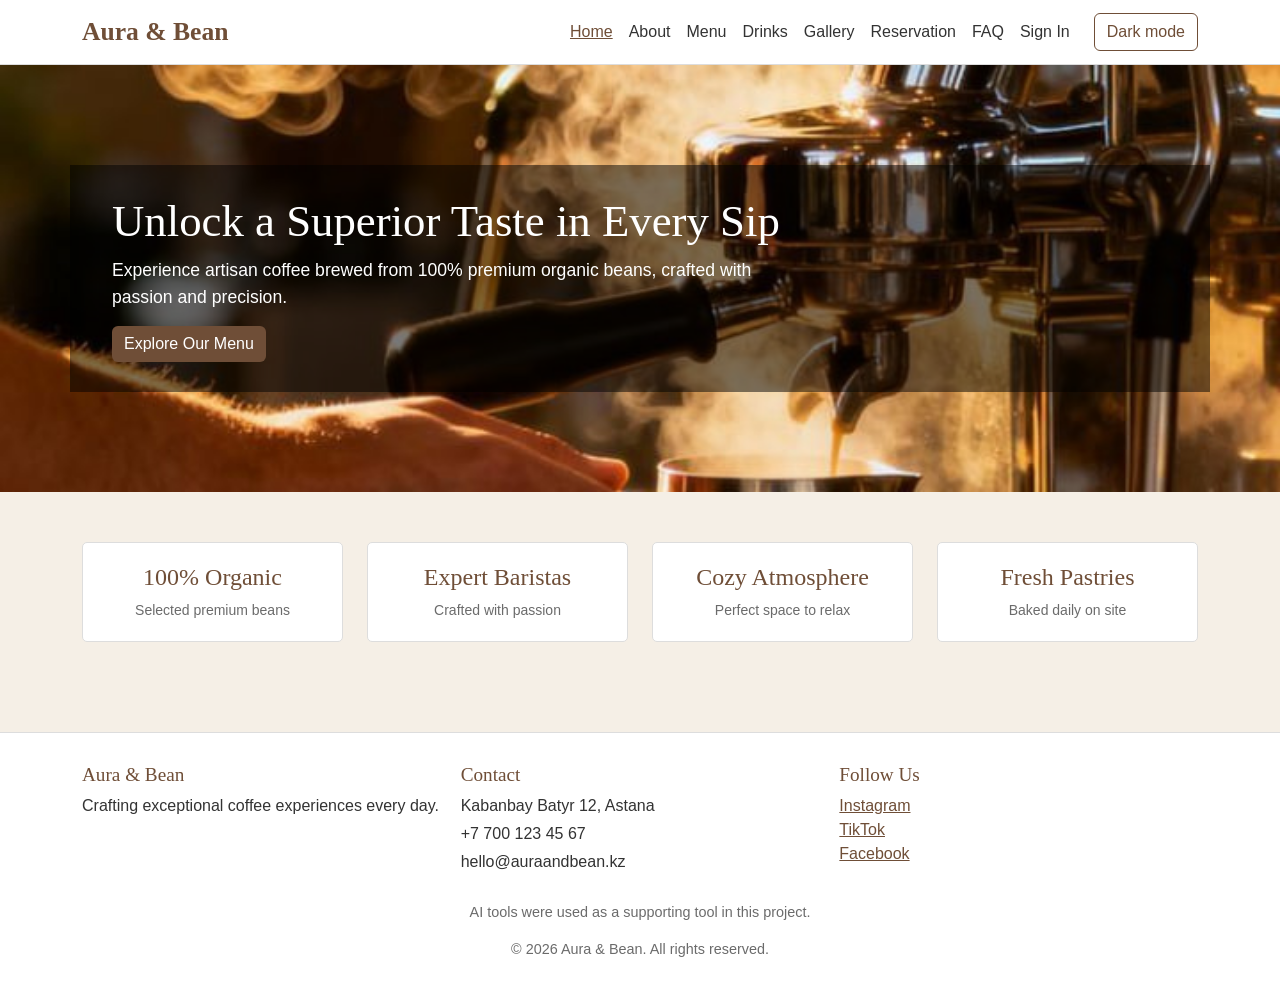
<file: index.html>
<!DOCTYPE html>
<html lang="en">
<head>
    <meta charset="UTF-8">
    <meta name="viewport" content="width=device-width, initial-scale=1.0">
    <title>Aura & Bean | Premium Coffee Studio</title>
    <link href="https://cdn.jsdelivr.net/npm/bootstrap@5.3.3/dist/css/bootstrap.min.css" rel="stylesheet">
    <link rel="stylesheet" href="css/style.css">
</head>
<body>

<header class="site-header">
    <nav class="navbar navbar-expand-lg navbar-dark">
        <div class="container">
            <a class="navbar-brand logo" href="index.html">Aura & Bean</a>
            <button class="navbar-toggler" type="button" data-bs-toggle="collapse" data-bs-target="#mainNav">
                <span class="navbar-toggler-icon"></span>
            </button>
            <div class="collapse navbar-collapse" id="mainNav">
                <ul class="navbar-nav ms-auto align-items-lg-center">
                    <li class="nav-item"><a class="nav-link active" href="index.html">Home</a></li>
                    <li class="nav-item"><a class="nav-link" href="about.html">About</a></li>
                    <li class="nav-item"><a class="nav-link" href="menu.html">Menu</a></li>
                    <li class="nav-item"><a class="nav-link" href="drinks.html">Drinks</a></li>
                    <li class="nav-item"><a class="nav-link" href="gallery.html">Gallery</a></li>
                    <li class="nav-item"><a class="nav-link" href="reservation.html">Reservation</a></li>
                    <li class="nav-item"><a class="nav-link" href="faq.html">FAQ</a></li>
                    <li class="nav-item"><a class="nav-link" href="signin.html">Sign In</a></li>
                </ul>
                <button id="themeBtn" class="btn theme-btn ms-lg-3">Dark mode</button>
            </div>
        </div>
    </nav>
</header>

<main>
    <section class="hero-section text-center text-lg-start">
        <div class="container">
            <div class="row align-items-center">
                <div class="col-lg-8">
                    <h1 class="hero-title">Unlock a Superior Taste in Every Sip</h1>
                    <p class="hero-subtitle">Experience artisan coffee brewed from 100% premium organic beans, crafted with passion and precision.</p>
                    <a href="menu.html" class="btn btn-custom">Explore Our Menu</a>
                </div>
            </div>
        </div>
    </section>

    <section class="features-section">
        <div class="container">
            <div class="row g-4 text-center">
                <div class="col-md-3">
                    <div class="features-card">
                        <h4 class="text-accent mb-2">100% Organic</h4>
                        <p class="small text-muted mb-0">Selected premium beans</p>
                    </div>
                </div>
                <div class="col-md-3">
                    <div class="features-card">
                        <h4 class="text-accent mb-2">Expert Baristas</h4>
                        <p class="small text-muted mb-0">Crafted with passion</p>
                    </div>
                </div>
                <div class="col-md-3">
                    <div class="features-card">
                        <h4 class="text-accent mb-2">Cozy Atmosphere</h4>
                        <p class="small text-muted mb-0">Perfect space to relax</p>
                    </div>
                </div>
                <div class="col-md-3">
                    <div class="features-card">
                        <h4 class="text-accent mb-2">Fresh Pastries</h4>
                        <p class="small text-muted mb-0">Baked daily on site</p>
                    </div>
                </div>
            </div>
        </div>
    </section>
</main>

<footer class="site-footer">
    <div class="container">
        <div class="footer-row">
            <div class="footer-col">
                <h3>Aura & Bean</h3>
                <p>Crafting exceptional coffee experiences every day.</p>
            </div>
            <div class="footer-col">
                <h4>Contact</h4>
                <p class="mb-1">Kabanbay Batyr 12, Astana</p>
                <p class="mb-1">+7 700 123 45 67</p>
                <p class="mb-0">hello@auraandbean.kz</p>
            </div>
            <div class="footer-col">
                <h4>Follow Us</h4>
                <ul class="social-links">
                    <li><a href="https://instagram.com" target="_blank">Instagram</a></li>
                    <li><a href="https://tiktok.com" target="_blank">TikTok</a></li>
                    <li><a href="https://facebook.com" target="_blank">Facebook</a></li>
                </ul>
            </div>
        </div>
        <p class="ai-note text-center">AI tools were used as a supporting tool in this project.</p>
        <p class="copyright text-center mb-0">© 2026 Aura & Bean. All rights reserved.</p>
    </div>
</footer>

<script src="https://code.jquery.com/jquery-3.7.1.min.js"></script>
<script src="https://cdn.jsdelivr.net/npm/bootstrap@5.3.3/dist/js/bootstrap.bundle.min.js"></script>
<script src="js/theme.js"></script>
</body>
</html>
</file>
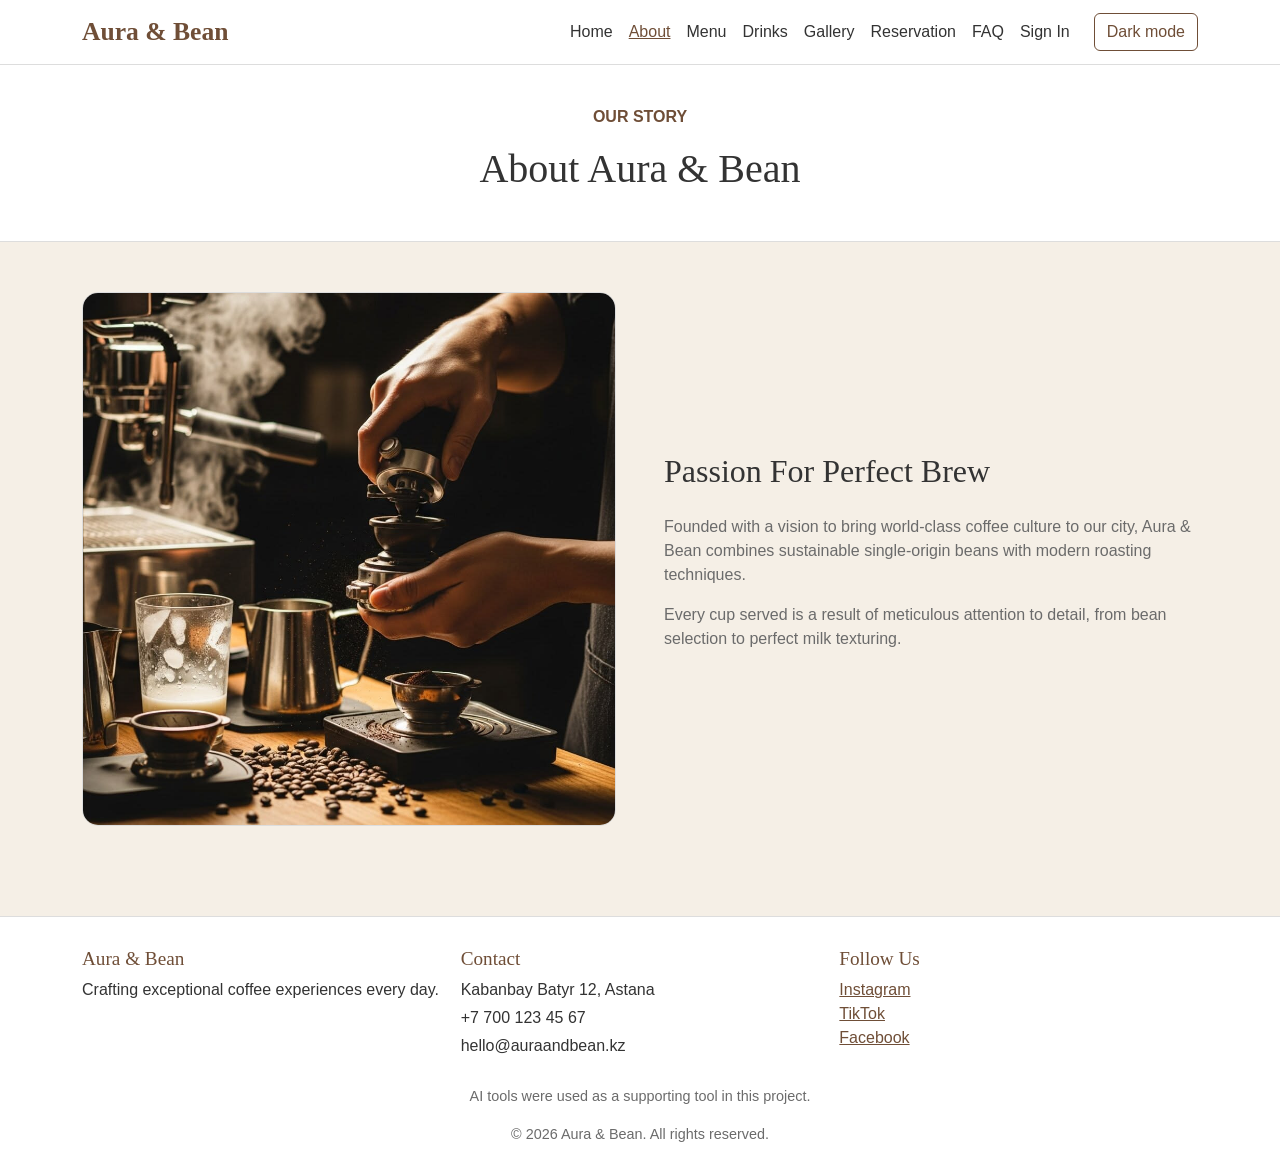
<file: about.html>
<!DOCTYPE html>
<html lang="en">
<head>
    <meta charset="UTF-8">
    <meta name="viewport" content="width=device-width, initial-scale=1.0">
    <title>About Us | Aura & Bean</title>
    <link href="https://cdn.jsdelivr.net/npm/bootstrap@5.3.3/dist/css/bootstrap.min.css" rel="stylesheet">
    <link rel="stylesheet" href="css/style.css">
</head>
<body>

<header class="site-header">
    <nav class="navbar navbar-expand-lg navbar-dark">
        <div class="container">
            <a class="navbar-brand logo" href="index.html">Aura & Bean</a>
            <button class="navbar-toggler" type="button" data-bs-toggle="collapse" data-bs-target="#mainNav">
                <span class="navbar-toggler-icon"></span>
            </button>
            <div class="collapse navbar-collapse" id="mainNav">
                <ul class="navbar-nav ms-auto align-items-lg-center">
                    <li class="nav-item"><a class="nav-link" href="index.html">Home</a></li>
                    <li class="nav-item"><a class="nav-link active" href="about.html">About</a></li>
                    <li class="nav-item"><a class="nav-link" href="menu.html">Menu</a></li>
                    <li class="nav-item"><a class="nav-link" href="drinks.html">Drinks</a></li>
                    <li class="nav-item"><a class="nav-link" href="gallery.html">Gallery</a></li>
                    <li class="nav-item"><a class="nav-link" href="reservation.html">Reservation</a></li>
                    <li class="nav-item"><a class="nav-link" href="faq.html">FAQ</a></li>
                    <li class="nav-item"><a class="nav-link" href="signin.html">Sign In</a></li>
                </ul>
                <button id="themeBtn" class="btn theme-btn ms-lg-3">Dark mode</button>
            </div>
        </div>
    </nav>
</header>

<main>
    <section class="page-banner">
        <div class="container text-center">
            <p class="subtitle">OUR STORY</p>
            <h1>About Aura & Bean</h1>
        </div>
    </section>

    <section class="about-section">
        <div class="container">
            <div class="row align-items-center g-5">
                <div class="col-lg-6">
                    <img src="images/about-barista.jpg" alt="Barista preparing coffee" class="img-fluid rounded-4 border border-color" loading="lazy">
                </div>
                <div class="col-lg-6">
                    <h2 class="mb-4">Passion For Perfect Brew</h2>
                    <p class="text-muted">Founded with a vision to bring world-class coffee culture to our city, Aura & Bean combines sustainable single-origin beans with modern roasting techniques.</p>
                    <p class="text-muted">Every cup served is a result of meticulous attention to detail, from bean selection to perfect milk texturing.</p>
                </div>
            </div>
        </div>
    </section>
</main>

<footer class="site-footer">
    <div class="container">
        <div class="footer-row">
            <div class="footer-col">
                <h3>Aura & Bean</h3>
                <p>Crafting exceptional coffee experiences every day.</p>
            </div>
            <div class="footer-col">
                <h4>Contact</h4>
                <p class="mb-1">Kabanbay Batyr 12, Astana</p>
                <p class="mb-1">+7 700 123 45 67</p>
                <p class="mb-0">hello@auraandbean.kz</p>
            </div>
            <div class="footer-col">
                <h4>Follow Us</h4>
                <ul class="social-links">
                    <li><a href="https://instagram.com" target="_blank">Instagram</a></li>
                    <li><a href="https://tiktok.com" target="_blank">TikTok</a></li>
                    <li><a href="https://facebook.com" target="_blank">Facebook</a></li>
                </ul>
            </div>
        </div>
        <p class="ai-note text-center">AI tools were used as a supporting tool in this project.</p>
        <p class="copyright text-center mb-0">© 2026 Aura & Bean. All rights reserved.</p>
    </div>
</footer>

<script src="https://code.jquery.com/jquery-3.7.1.min.js"></script>
<script src="https://cdn.jsdelivr.net/npm/bootstrap@5.3.3/dist/js/bootstrap.bundle.min.js"></script>
<script src="js/theme.js"></script>
</body>
</html>
</file>
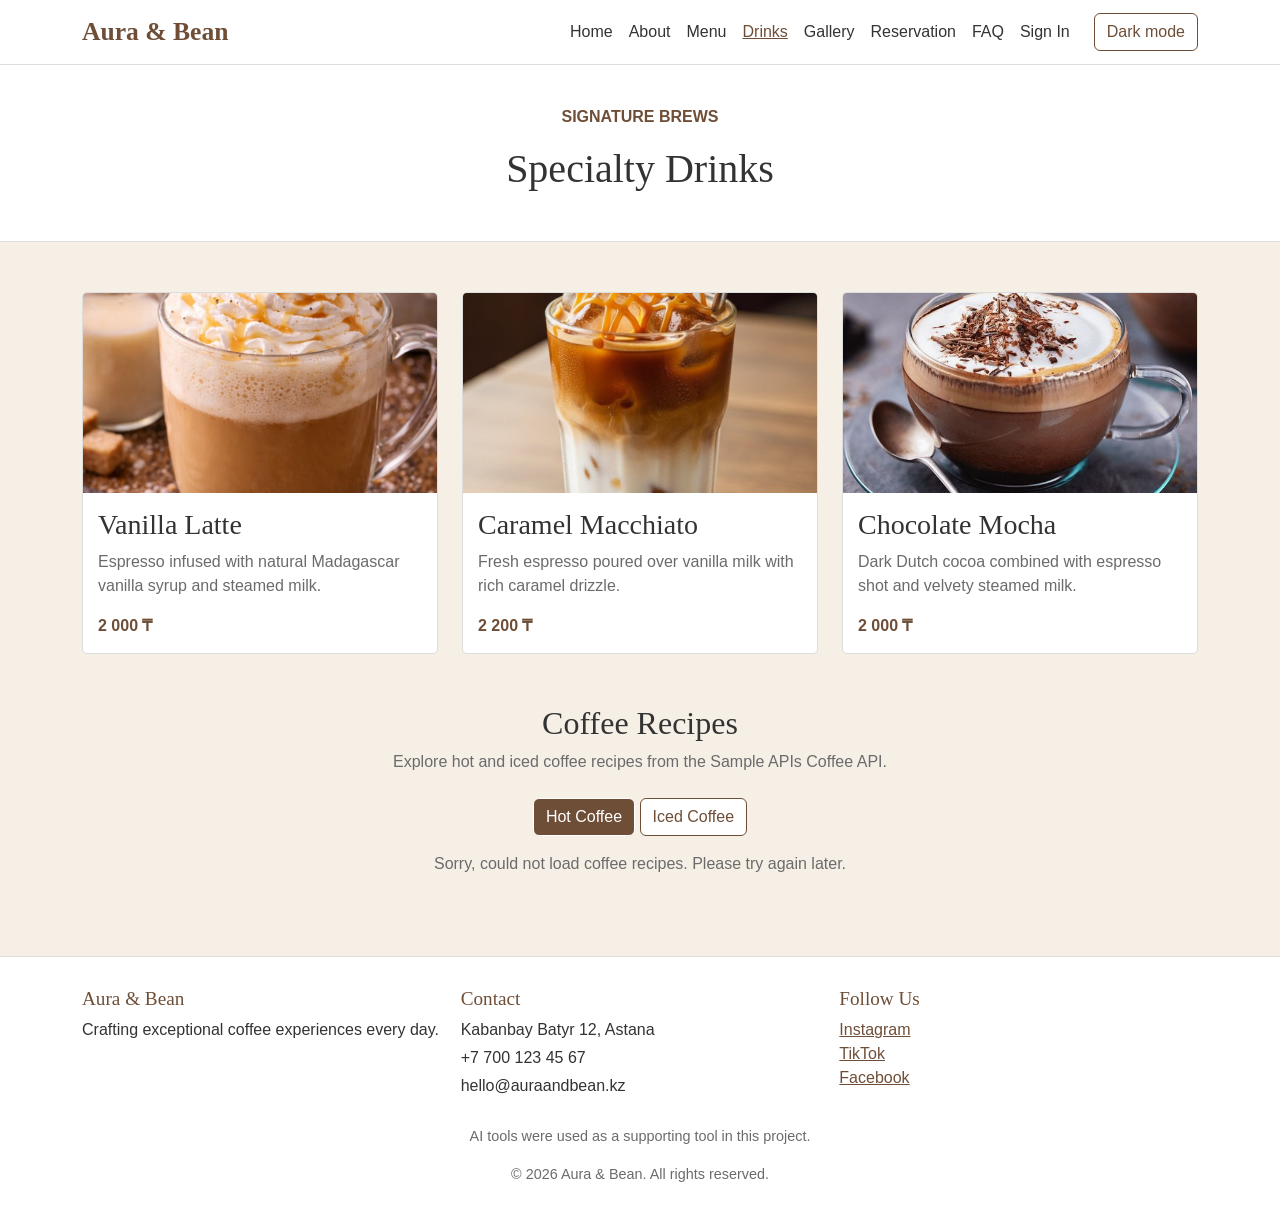
<file: drinks.html>
<!DOCTYPE html>
<html lang="en">
<head>
    <meta charset="UTF-8">
    <meta name="viewport" content="width=device-width, initial-scale=1.0">
    <title>Specialty Drinks | Aura & Bean</title>
    <link href="https://cdn.jsdelivr.net/npm/bootstrap@5.3.3/dist/css/bootstrap.min.css" rel="stylesheet">
    <link rel="stylesheet" href="css/style.css">
</head>
<body>

<header class="site-header">
    <nav class="navbar navbar-expand-lg navbar-dark">
        <div class="container">
            <a class="navbar-brand logo" href="index.html">Aura & Bean</a>
            <button class="navbar-toggler" type="button" data-bs-toggle="collapse" data-bs-target="#mainNav">
                <span class="navbar-toggler-icon"></span>
            </button>
            <div class="collapse navbar-collapse" id="mainNav">
                <ul class="navbar-nav ms-auto align-items-lg-center">
                    <li class="nav-item"><a class="nav-link" href="index.html">Home</a></li>
                    <li class="nav-item"><a class="nav-link" href="about.html">About</a></li>
                    <li class="nav-item"><a class="nav-link" href="menu.html">Menu</a></li>
                    <li class="nav-item"><a class="nav-link active" href="drinks.html">Drinks</a></li>
                    <li class="nav-item"><a class="nav-link" href="gallery.html">Gallery</a></li>
                    <li class="nav-item"><a class="nav-link" href="reservation.html">Reservation</a></li>
                    <li class="nav-item"><a class="nav-link" href="faq.html">FAQ</a></li>
                    <li class="nav-item"><a class="nav-link" href="signin.html">Sign In</a></li>
                </ul>
                <button id="themeBtn" class="btn theme-btn ms-lg-3">Dark mode</button>
            </div>
        </div>
    </nav>
</header>

<main>
    <section class="page-banner">
        <div class="container text-center">
            <p class="subtitle">SIGNATURE BREWS</p>
            <h1>Specialty Drinks</h1>
        </div>
    </section>

    <section class="menu-section">
        <div class="container">
            <div class="row g-4">
                <div class="col-md-6 col-lg-4">
                    <div class="product-card">
                        <img src="images/vanilla-latte.jpg" alt="Vanilla Latte" loading="lazy">
                        <div class="product-content">
                            <h3>Vanilla Latte</h3>
                            <p>Espresso infused with natural Madagascar vanilla syrup and steamed milk.</p>
                            <span class="price">2 000 ₸</span>
                        </div>
                    </div>
                </div>
                <div class="col-md-6 col-lg-4">
                    <div class="product-card">
                        <img src="images/caramel-macchiato.jpg" alt="Caramel Macchiato" loading="lazy">
                        <div class="product-content">
                            <h3>Caramel Macchiato</h3>
                            <p>Fresh espresso poured over vanilla milk with rich caramel drizzle.</p>
                            <span class="price">2 200 ₸</span>
                        </div>
                    </div>
                </div>
                <div class="col-md-6 col-lg-4">
                    <div class="product-card">
                        <img src="images/mocha.jpg" alt="Chocolate Mocha" loading="lazy">
                        <div class="product-content">
                            <h3>Chocolate Mocha</h3>
                            <p>Dark Dutch cocoa combined with espresso shot and velvety steamed milk.</p>
                            <span class="price">2 000 ₸</span>
                        </div>
                    </div>
                </div>
            </div>
        </div>
    </section>
    <section class="api-section pb-5">
        <div class="container">
            <h2 class="text-center mb-2">Coffee Recipes</h2>
            <p class="text-center text-muted mb-4">Explore hot and iced coffee recipes from the Sample APIs Coffee API.</p>

            <div class="text-center mb-3">
                <button id="hotBtn" class="btn api-btn active">Hot Coffee</button>
                <button id="icedBtn" class="btn api-btn">Iced Coffee</button>
            </div>

            <p id="apiStatus" class="text-center text-muted"></p>

            <div id="coffeeList" class="row g-4"></div>
        </div>
    </section>
</main>

<footer class="site-footer">
    <div class="container">
        <div class="footer-row">
            <div class="footer-col">
                <h3>Aura & Bean</h3>
                <p>Crafting exceptional coffee experiences every day.</p>
            </div>
            <div class="footer-col">
                <h4>Contact</h4>
                <p class="mb-1">Kabanbay Batyr 12, Astana</p>
                <p class="mb-1">+7 700 123 45 67</p>
                <p class="mb-0">hello@auraandbean.kz</p>
            </div>
            <div class="footer-col">
                <h4>Follow Us</h4>
                <ul class="social-links">
                    <li><a href="https://instagram.com" target="_blank">Instagram</a></li>
                    <li><a href="https://tiktok.com" target="_blank">TikTok</a></li>
                    <li><a href="https://facebook.com" target="_blank">Facebook</a></li>
                </ul>
            </div>
        </div>
        <p class="ai-note text-center">AI tools were used as a supporting tool in this project.</p>
        <p class="copyright text-center mb-0">© 2026 Aura & Bean. All rights reserved.</p>
    </div>
</footer>

<script src="https://code.jquery.com/jquery-3.7.1.min.js"></script>
<script src="https://cdn.jsdelivr.net/npm/bootstrap@5.3.3/dist/js/bootstrap.bundle.min.js"></script>
<script src="js/theme.js"></script>
<script src="js/api.js"></script>
</body>
</html>
</file>
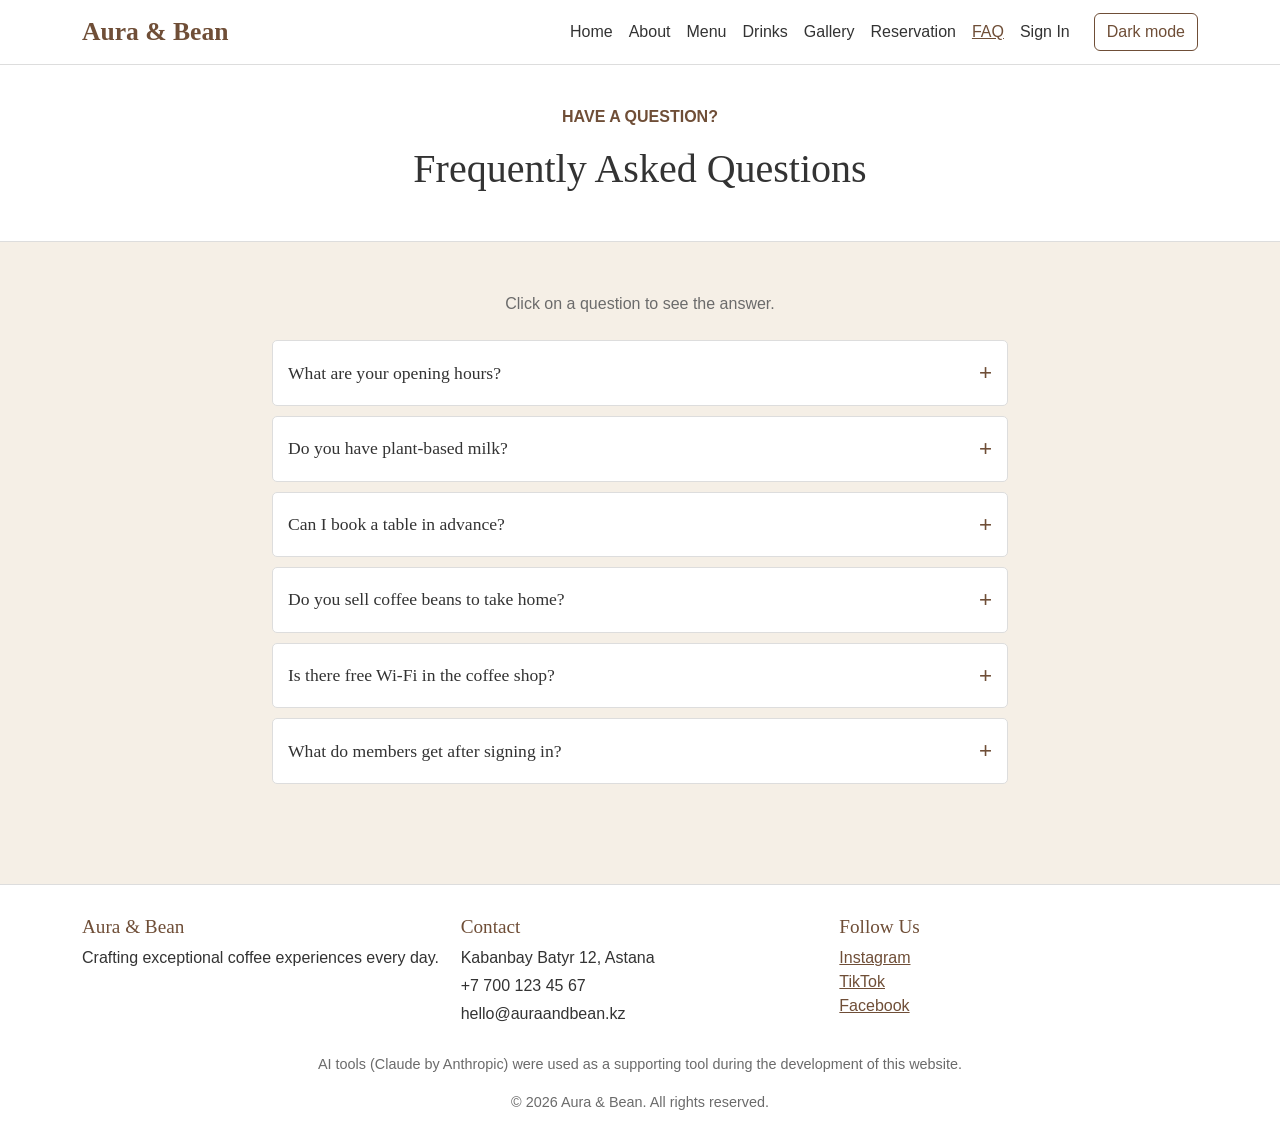
<file: faq.html>
<!DOCTYPE html>
<html lang="en">
<head>
    <meta charset="UTF-8">
    <meta name="viewport" content="width=device-width, initial-scale=1.0">
    <title>FAQ | Aura & Bean</title>
    <link href="https://cdn.jsdelivr.net/npm/bootstrap@5.3.3/dist/css/bootstrap.min.css" rel="stylesheet">
    <link rel="stylesheet" href="css/style.css">
</head>
<body>

<header class="site-header">
    <nav class="navbar navbar-expand-lg navbar-dark">
        <div class="container">
            <a class="navbar-brand logo" href="index.html">Aura & Bean</a>
            <button class="navbar-toggler" type="button" data-bs-toggle="collapse" data-bs-target="#mainNav">
                <span class="navbar-toggler-icon"></span>
            </button>
            <div class="collapse navbar-collapse" id="mainNav">
                <ul class="navbar-nav ms-auto align-items-lg-center">
                    <li class="nav-item"><a class="nav-link" href="index.html">Home</a></li>
                    <li class="nav-item"><a class="nav-link" href="about.html">About</a></li>
                    <li class="nav-item"><a class="nav-link" href="menu.html">Menu</a></li>
                    <li class="nav-item"><a class="nav-link" href="drinks.html">Drinks</a></li>
                    <li class="nav-item"><a class="nav-link" href="gallery.html">Gallery</a></li>
                    <li class="nav-item"><a class="nav-link" href="reservation.html">Reservation</a></li>
                    <li class="nav-item"><a class="nav-link active" href="faq.html">FAQ</a></li>
                    <li class="nav-item"><a class="nav-link" href="signin.html">Sign In</a></li>
                </ul>
                <button id="themeBtn" class="btn theme-btn ms-lg-3">Dark mode</button>
            </div>
        </div>
    </nav>
</header>

<main>
    <section class="page-banner">
        <div class="container text-center">
            <p class="subtitle">HAVE A QUESTION?</p>
            <h1>Frequently Asked Questions</h1>
        </div>
    </section>

    <section class="faq-section">
        <div class="container">
            <div class="row justify-content-center">
                <div class="col-lg-8">
                    <p class="text-center text-muted mb-4">Click on a question to see the answer.</p>
                    <div class="faq-item">
                        <div class="faq-question">
                            <h3>What are your opening hours?</h3>
                            <span class="faq-sign">+</span>
                        </div>
                        <div class="faq-answer">
                            <p>We are open every day from 8:00 to 22:00, including weekends and holidays.</p>
                        </div>
                    </div>
                    <div class="faq-item">
                        <div class="faq-question">
                            <h3>Do you have plant-based milk?</h3>
                            <span class="faq-sign">+</span>
                        </div>
                        <div class="faq-answer">
                            <p>Yes, we have oat, almond and coconut milk. You can choose any of them for no extra cost.</p>
                        </div>
                    </div>
                    <div class="faq-item">
                        <div class="faq-question">
                            <h3>Can I book a table in advance?</h3>
                            <span class="faq-sign">+</span>
                        </div>
                        <div class="faq-answer">
                            <p>Yes, you can book a table on our Reservation page. We will confirm your booking by email.</p>
                        </div>
                    </div>
                    <div class="faq-item">
                        <div class="faq-question">
                            <h3>Do you sell coffee beans to take home?</h3>
                            <span class="faq-sign">+</span>
                        </div>
                        <div class="faq-answer">
                            <p>Yes, we sell freshly roasted coffee beans in 250 g and 1 kg packs. We can also grind them for you.</p>
                        </div>
                    </div>
                    <div class="faq-item">
                        <div class="faq-question">
                            <h3>Is there free Wi-Fi in the coffee shop?</h3>
                            <span class="faq-sign">+</span>
                        </div>
                        <div class="faq-answer">
                            <p>Yes, we have free Wi-Fi for all our guests. Ask the barista for the password.</p>
                        </div>
                    </div>
                    <div class="faq-item">
                        <div class="faq-question">
                            <h3>What do members get after signing in?</h3>
                            <span class="faq-sign">+</span>
                        </div>
                        <div class="faq-answer">
                            <p>Members get every 10th coffee for free and special offers on new drinks.</p>
                        </div>
                    </div>
                </div>
            </div>
        </div>
    </section>
</main>

<footer class="site-footer">
    <div class="container">
        <div class="footer-row">
            <div class="footer-col">
                <h3>Aura & Bean</h3>
                <p>Crafting exceptional coffee experiences every day.</p>
            </div>
            <div class="footer-col">
                <h4>Contact</h4>
                <p class="mb-1">Kabanbay Batyr 12, Astana</p>
                <p class="mb-1">+7 700 123 45 67</p>
                <p class="mb-0">hello@auraandbean.kz</p>
            </div>
            <div class="footer-col">
                <h4>Follow Us</h4>
                <ul class="social-links">
                    <li><a href="https://instagram.com" target="_blank">Instagram</a></li>
                    <li><a href="https://tiktok.com" target="_blank">TikTok</a></li>
                    <li><a href="https://facebook.com" target="_blank">Facebook</a></li>
                </ul>
            </div>
        </div>
        <p class="ai-note text-center">AI tools (Claude by Anthropic) were used as a supporting tool during the development of this website.</p>
        <p class="copyright text-center mb-0">© 2026 Aura & Bean. All rights reserved.</p>
    </div>
</footer>

<script src="https://code.jquery.com/jquery-3.7.1.min.js"></script>
<script src="https://cdn.jsdelivr.net/npm/bootstrap@5.3.3/dist/js/bootstrap.bundle.min.js"></script>
<script src="js/theme.js"></script>
<script src="js/faq.js"></script>
</body>
</html>
</file>
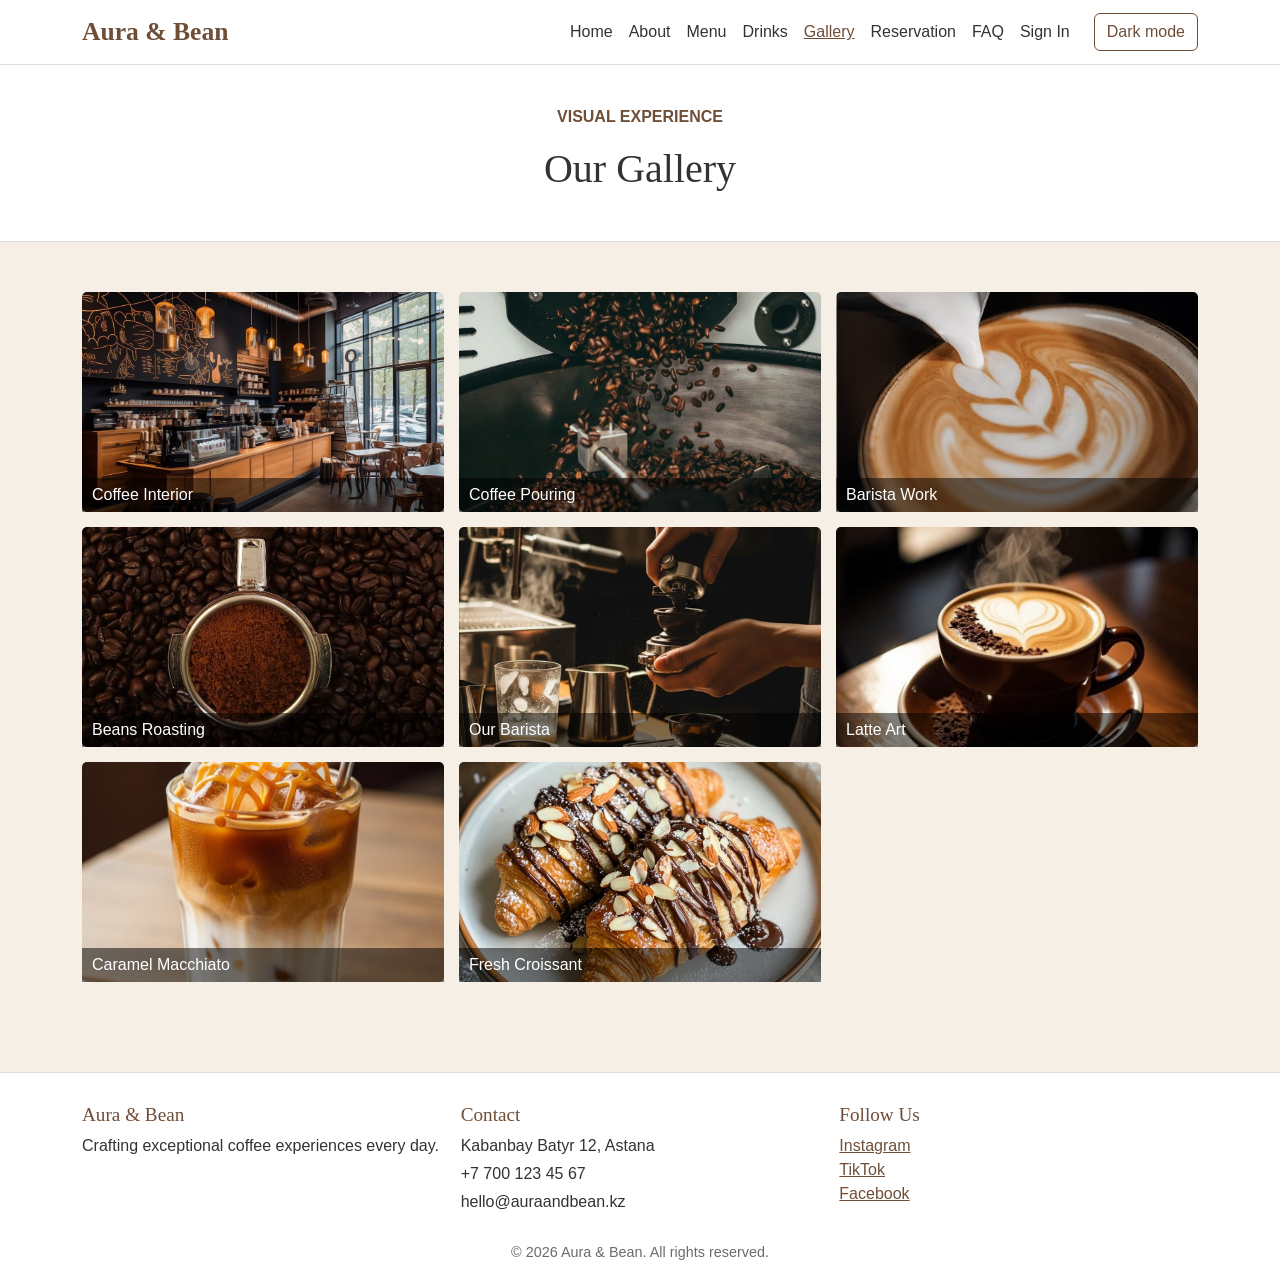
<file: gallery.html>
<!DOCTYPE html>
<html lang="en">
<head>
    <meta charset="UTF-8">
    <meta name="viewport" content="width=device-width, initial-scale=1.0">
    <title>Gallery | Aura & Bean</title>
    <link href="https://cdn.jsdelivr.net/npm/bootstrap@5.3.3/dist/css/bootstrap.min.css" rel="stylesheet">
    <link rel="stylesheet" href="css/style.css">
</head>
<body>

<header class="site-header">
    <nav class="navbar navbar-expand-lg navbar-dark">
        <div class="container">
            <a class="navbar-brand logo" href="index.html">Aura & Bean</a>
            <button class="navbar-toggler" type="button" data-bs-toggle="collapse" data-bs-target="#mainNav">
                <span class="navbar-toggler-icon"></span>
            </button>
            <div class="collapse navbar-collapse" id="mainNav">
                <ul class="navbar-nav ms-auto align-items-lg-center">
                    <li class="nav-item"><a class="nav-link" href="index.html">Home</a></li>
                    <li class="nav-item"><a class="nav-link" href="about.html">About</a></li>
                    <li class="nav-item"><a class="nav-link" href="menu.html">Menu</a></li>
                    <li class="nav-item"><a class="nav-link" href="drinks.html">Drinks</a></li>
                    <li class="nav-item"><a class="nav-link active" href="gallery.html">Gallery</a></li>
                    <li class="nav-item"><a class="nav-link" href="reservation.html">Reservation</a></li>
                    <li class="nav-item"><a class="nav-link" href="faq.html">FAQ</a></li>
                    <li class="nav-item"><a class="nav-link" href="signin.html">Sign In</a></li>
                </ul>
                <button id="themeBtn" class="btn theme-btn ms-lg-3">Dark mode</button>
            </div>
        </div>
    </nav>
</header>

<main>
    <section class="page-banner">
        <div class="container text-center">
            <p class="subtitle">VISUAL EXPERIENCE</p>
            <h1>Our Gallery</h1>
        </div>
    </section>

    <section class="gallery-section">
        <div class="container">
            <div class="gallery-grid">
                <div class="gallery-item">
                    <img src="images/gallery1.jpg" alt="Coffee Interior" loading="lazy">
                    <span class="gallery-caption">Coffee Interior</span>
                </div>
                <div class="gallery-item">
                    <img src="images/gallery2.jpg" alt="Coffee Pouring" loading="lazy">
                    <span class="gallery-caption">Coffee Pouring</span>
                </div>
                <div class="gallery-item">
                    <img src="images/gallery3.jpg" alt="Barista Work" loading="lazy">
                    <span class="gallery-caption">Barista Work</span>
                </div>
                <div class="gallery-item">
                    <img src="images/gallery4.jpg" alt="Beans Roasting" loading="lazy">
                    <span class="gallery-caption">Beans Roasting</span>
                </div>
                <div class="gallery-item">
                    <img src="images/about-barista.jpg" alt="Our Barista" loading="lazy">
                    <span class="gallery-caption">Our Barista</span>
                </div>
                <div class="gallery-item">
                    <img src="images/latte.jpg" alt="Latte Art" loading="lazy">
                    <span class="gallery-caption">Latte Art</span>
                </div>
                <div class="gallery-item">
                    <img src="images/caramel-macchiato.jpg" alt="Caramel Macchiato" loading="lazy">
                    <span class="gallery-caption">Caramel Macchiato</span>
                </div>
                <div class="gallery-item">
                    <img src="images/croissant.jpg" alt="Fresh Croissant" loading="lazy">
                    <span class="gallery-caption">Fresh Croissant</span>
                </div>
            </div>
        </div>
    </section>

</main>

<footer class="site-footer">
    <div class="container">
        <div class="footer-row">
            <div class="footer-col">
                <h3>Aura & Bean</h3>
                <p>Crafting exceptional coffee experiences every day.</p>
            </div>
            <div class="footer-col">
                <h4>Contact</h4>
                <p class="mb-1">Kabanbay Batyr 12, Astana</p>
                <p class="mb-1">+7 700 123 45 67</p>
                <p class="mb-0">hello@auraandbean.kz</p>
            </div>
            <div class="footer-col">
                <h4>Follow Us</h4>
                <ul class="social-links">
                    <li><a href="https://instagram.com" target="_blank">Instagram</a></li>
                    <li><a href="https://tiktok.com" target="_blank">TikTok</a></li>
                    <li><a href="https://facebook.com" target="_blank">Facebook</a></li>
                </ul>
            </div>
        </div>
        <p class="copyright text-center mb-0">© 2026 Aura & Bean. All rights reserved.</p>
    </div>
</footer>

<script src="https://code.jquery.com/jquery-3.7.1.min.js"></script>
<script src="https://cdn.jsdelivr.net/npm/bootstrap@5.3.3/dist/js/bootstrap.bundle.min.js"></script>
<script src="js/theme.js"></script>
</body>
</html>
</file>
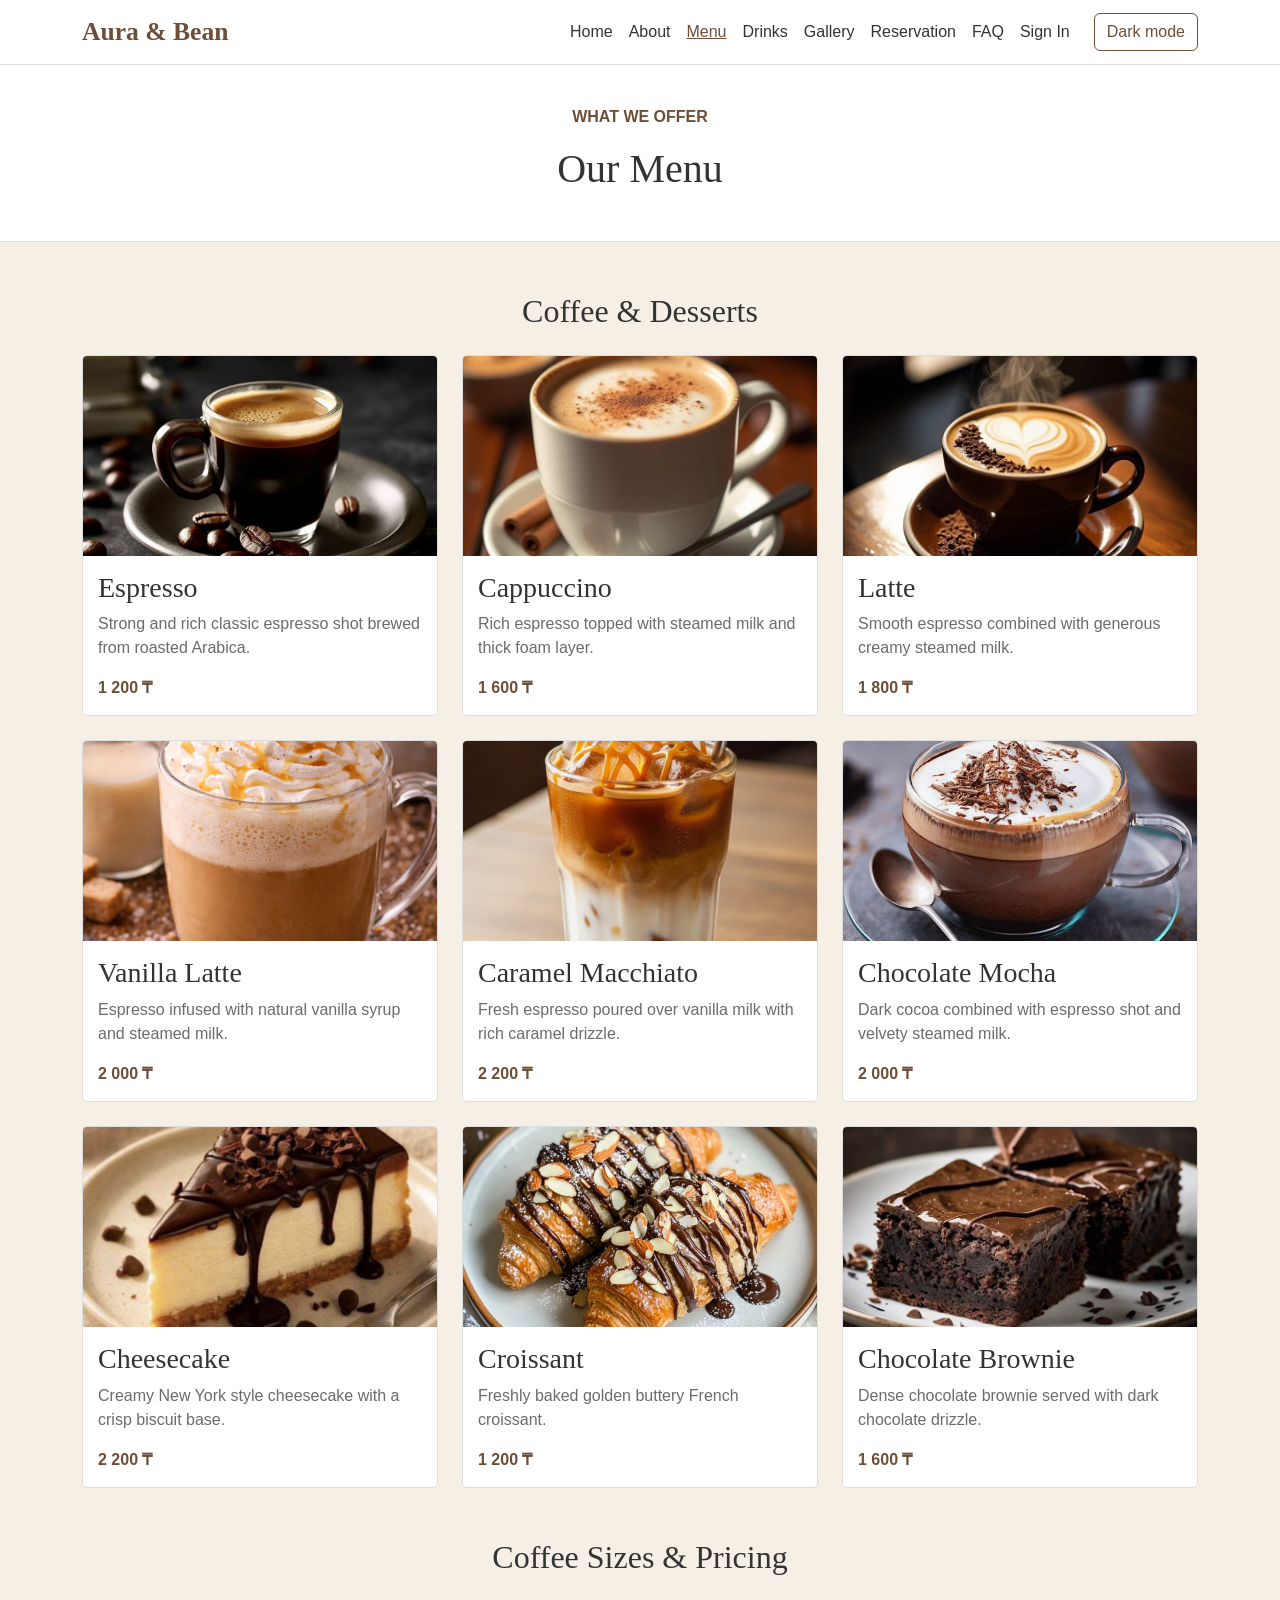
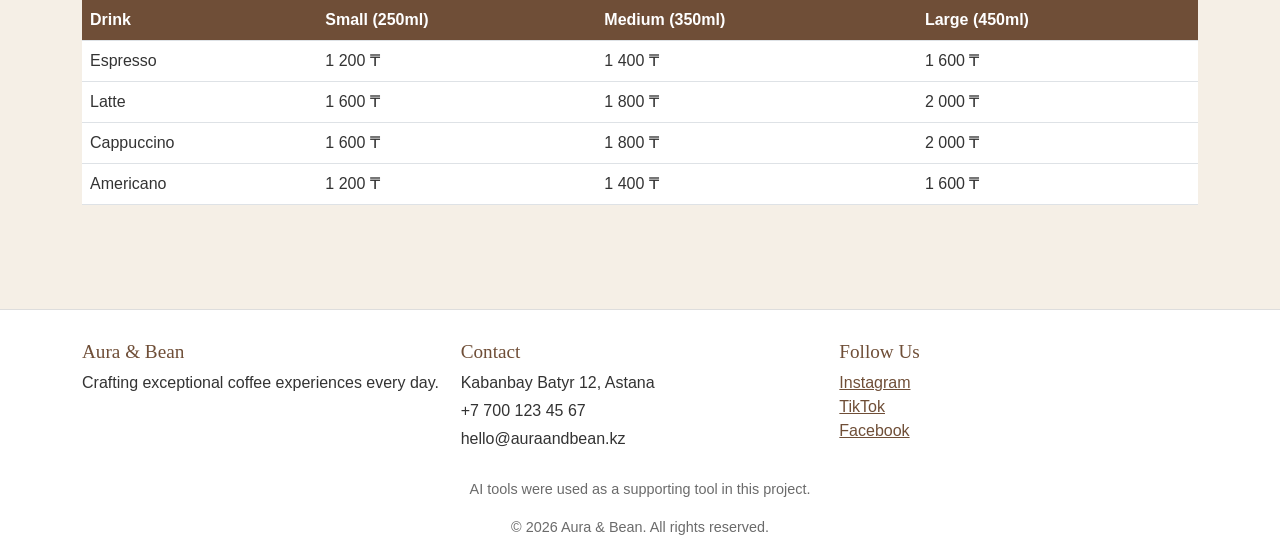
<file: menu.html>
<!DOCTYPE html>
<html lang="en">
<head>
    <meta charset="UTF-8">
    <meta name="viewport" content="width=device-width, initial-scale=1.0">
    <title>Menu | Aura & Bean</title>
    <link href="https://cdn.jsdelivr.net/npm/bootstrap@5.3.3/dist/css/bootstrap.min.css" rel="stylesheet">
    <link rel="stylesheet" href="css/style.css">
</head>
<body>

<header class="site-header">
    <nav class="navbar navbar-expand-lg navbar-dark">
        <div class="container">
            <a class="navbar-brand logo" href="index.html">Aura & Bean</a>
            <button class="navbar-toggler" type="button" data-bs-toggle="collapse" data-bs-target="#mainNav">
                <span class="navbar-toggler-icon"></span>
            </button>
            <div class="collapse navbar-collapse" id="mainNav">
                <ul class="navbar-nav ms-auto align-items-lg-center">
                    <li class="nav-item"><a class="nav-link" href="index.html">Home</a></li>
                    <li class="nav-item"><a class="nav-link" href="about.html">About</a></li>
                    <li class="nav-item"><a class="nav-link active" href="menu.html">Menu</a></li>
                    <li class="nav-item"><a class="nav-link" href="drinks.html">Drinks</a></li>
                    <li class="nav-item"><a class="nav-link" href="gallery.html">Gallery</a></li>
                    <li class="nav-item"><a class="nav-link" href="reservation.html">Reservation</a></li>
                    <li class="nav-item"><a class="nav-link" href="faq.html">FAQ</a></li>
                    <li class="nav-item"><a class="nav-link" href="signin.html">Sign In</a></li>
                </ul>
                <button id="themeBtn" class="btn theme-btn ms-lg-3">Dark mode</button>
            </div>
        </div>
    </nav>
</header>

<main>
    <section class="page-banner">
        <div class="container text-center">
            <p class="subtitle">WHAT WE OFFER</p>
            <h1>Our Menu</h1>
        </div>
    </section>

    <section class="menu-section">
        <div class="container">
            <h2 class="text-center mb-4">Coffee & Desserts</h2>

            <div class="row g-4">
                <div class="col-md-6 col-lg-4">
                    <div class="product-card">
                        <img src="images/espresso.jpg" alt="Espresso" loading="lazy">
                        <div class="product-content">
                            <h3>Espresso</h3>
                            <p>Strong and rich classic espresso shot brewed from roasted Arabica.</p>
                            <span class="price">1 200 ₸</span>
                        </div>
                    </div>
                </div>
                <div class="col-md-6 col-lg-4">
                    <div class="product-card">
                        <img src="images/cappuccino.jpg" alt="Cappuccino" loading="lazy">
                        <div class="product-content">
                            <h3>Cappuccino</h3>
                            <p>Rich espresso topped with steamed milk and thick foam layer.</p>
                            <span class="price">1 600 ₸</span>
                        </div>
                    </div>
                </div>
                <div class="col-md-6 col-lg-4">
                    <div class="product-card">
                        <img src="images/latte.jpg" alt="Latte" loading="lazy">
                        <div class="product-content">
                            <h3>Latte</h3>
                            <p>Smooth espresso combined with generous creamy steamed milk.</p>
                            <span class="price">1 800 ₸</span>
                        </div>
                    </div>
                </div>
                <div class="col-md-6 col-lg-4">
                    <div class="product-card">
                        <img src="images/vanilla-latte.jpg" alt="Vanilla Latte" loading="lazy">
                        <div class="product-content">
                            <h3>Vanilla Latte</h3>
                            <p>Espresso infused with natural vanilla syrup and steamed milk.</p>
                            <span class="price">2 000 ₸</span>
                        </div>
                    </div>
                </div>
                <div class="col-md-6 col-lg-4">
                    <div class="product-card">
                        <img src="images/caramel-macchiato.jpg" alt="Caramel Macchiato" loading="lazy">
                        <div class="product-content">
                            <h3>Caramel Macchiato</h3>
                            <p>Fresh espresso poured over vanilla milk with rich caramel drizzle.</p>
                            <span class="price">2 200 ₸</span>
                        </div>
                    </div>
                </div>
                <div class="col-md-6 col-lg-4">
                    <div class="product-card">
                        <img src="images/mocha.jpg" alt="Chocolate Mocha" loading="lazy">
                        <div class="product-content">
                            <h3>Chocolate Mocha</h3>
                            <p>Dark cocoa combined with espresso shot and velvety steamed milk.</p>
                            <span class="price">2 000 ₸</span>
                        </div>
                    </div>
                </div>
                <div class="col-md-6 col-lg-4">
                    <div class="product-card">
                        <img src="images/cheesecake.jpg" alt="Cheesecake" loading="lazy">
                        <div class="product-content">
                            <h3>Cheesecake</h3>
                            <p>Creamy New York style cheesecake with a crisp biscuit base.</p>                            <span class="price">2 200 ₸</span>
                        </div>
                    </div>
                </div>
                <div class="col-md-6 col-lg-4">
                    <div class="product-card">
                        <img src="images/croissant.jpg" alt="Croissant" loading="lazy">
                        <div class="product-content">
                            <h3>Croissant</h3>
                            <p>Freshly baked golden buttery French croissant.</p>
                            <span class="price">1 200 ₸</span>
                        </div>
                    </div>
                </div>
                <div class="col-md-6 col-lg-4">
                    <div class="product-card">
                        <img src="images/brownie.jpg" alt="Chocolate Brownie" loading="lazy">
                        <div class="product-content">
                            <h3>Chocolate Brownie</h3>
                            <p>Dense chocolate brownie served with dark chocolate drizzle.</p>
                            <span class="price">1 600 ₸</span>
                        </div>
                    </div>
                </div>
            </div>
        </div>
    </section>

    <section class="pricing-section pb-5">
        <div class="container">
            <h2 class="text-center mb-4">Coffee Sizes & Pricing</h2>
            <div class="table-responsive">
                <table class="table coffee-table align-middle">
                    <thead>
                        <tr>
                            <th>Drink</th>
                            <th>Small (250ml)</th>
                            <th>Medium (350ml)</th>
                            <th>Large (450ml)</th>
                        </tr>
                    </thead>
                    <tbody>
                        <tr>
                            <td>Espresso</td>
                            <td>1 200 ₸</td>
                            <td>1 400 ₸</td>
                            <td>1 600 ₸</td>
                        </tr>
                        <tr>
                            <td>Latte</td>
                            <td>1 600 ₸</td>
                            <td>1 800 ₸</td>
                            <td>2 000 ₸</td>
                        </tr>
                        <tr>
                            <td>Cappuccino</td>
                            <td>1 600 ₸</td>
                            <td>1 800 ₸</td>
                            <td>2 000 ₸</td>
                        </tr>
                        <tr>
                            <td>Americano</td>
                            <td>1 200 ₸</td>
                            <td>1 400 ₸</td>
                            <td>1 600 ₸</td>
                        </tr>
                    </tbody>
                </table>
            </div>
        </div>
    </section>
</main>

<footer class="site-footer">
    <div class="container">
        <div class="footer-row">
            <div class="footer-col">
                <h3>Aura & Bean</h3>
                <p>Crafting exceptional coffee experiences every day.</p>
            </div>
            <div class="footer-col">
                <h4>Contact</h4>
                <p class="mb-1">Kabanbay Batyr 12, Astana</p>
                <p class="mb-1">+7 700 123 45 67</p>
                <p class="mb-0">hello@auraandbean.kz</p>
            </div>
            <div class="footer-col">
                <h4>Follow Us</h4>
                <ul class="social-links">
                    <li><a href="https://instagram.com" target="_blank">Instagram</a></li>
                    <li><a href="https://tiktok.com" target="_blank">TikTok</a></li>
                    <li><a href="https://facebook.com" target="_blank">Facebook</a></li>
                </ul>
            </div>
        </div>
        <p class="ai-note text-center">AI tools were used as a supporting tool in this project.</p>
        <p class="copyright text-center mb-0">© 2026 Aura & Bean. All rights reserved.</p>
    </div>
</footer>

<script src="https://code.jquery.com/jquery-3.7.1.min.js"></script>
<script src="https://cdn.jsdelivr.net/npm/bootstrap@5.3.3/dist/js/bootstrap.bundle.min.js"></script>
<script src="js/theme.js"></script>
</body>
</html>
</file>
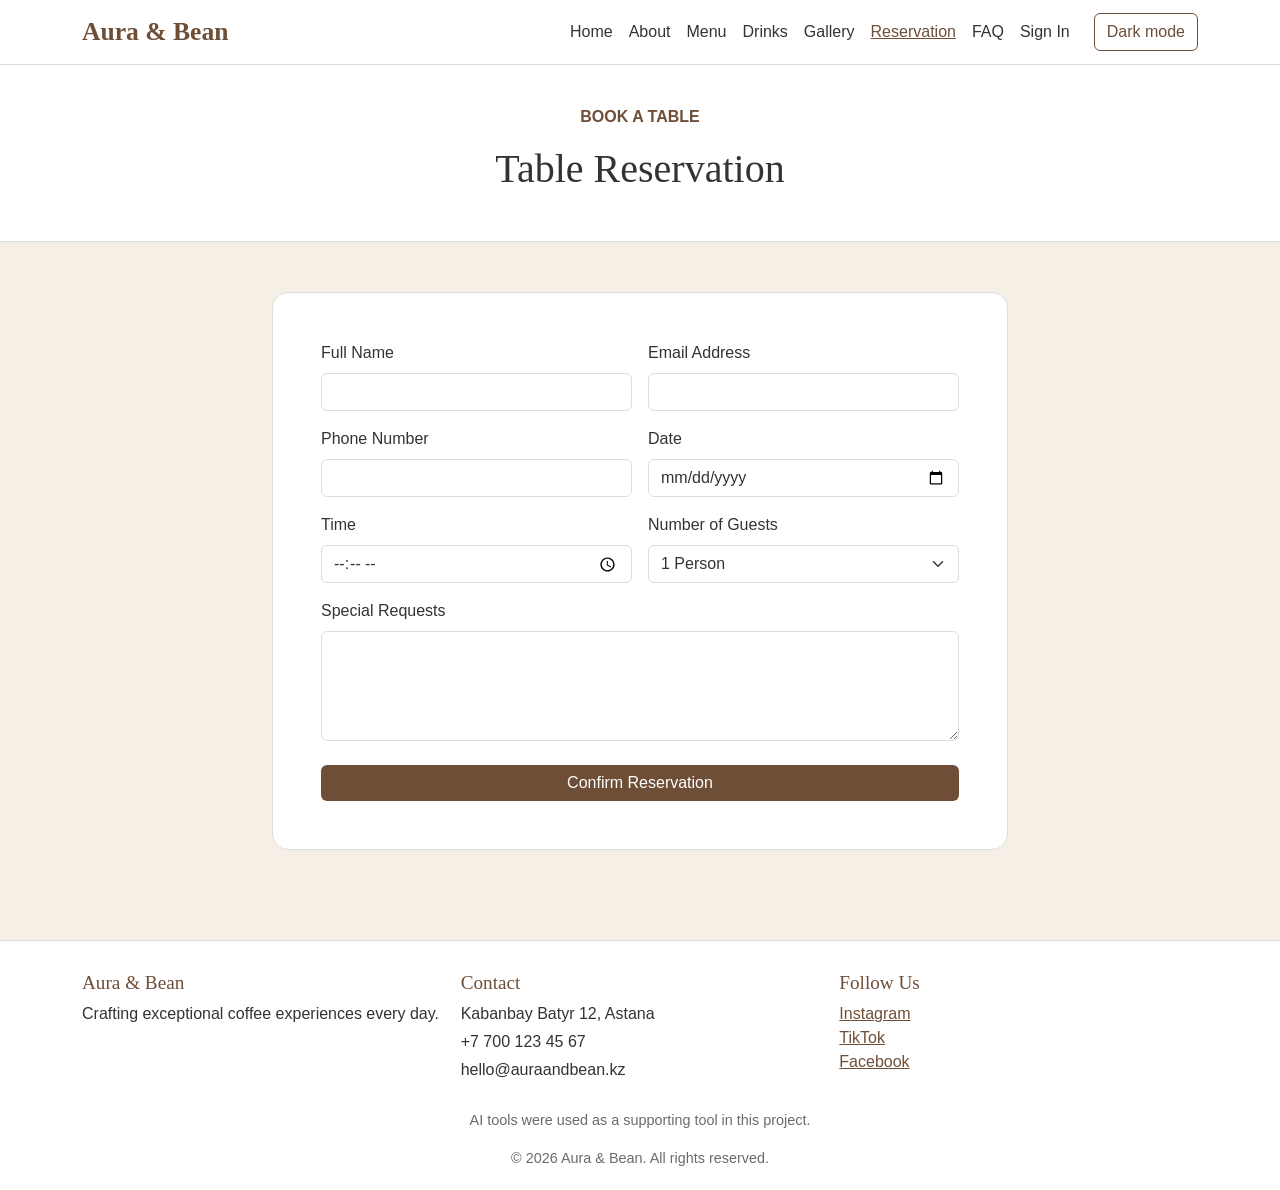
<file: reservation.html>
<!DOCTYPE html>
<html lang="en">
<head>
    <meta charset="UTF-8">
    <meta name="viewport" content="width=device-width, initial-scale=1.0">
    <title>Reservation | Aura & Bean</title>
    <link href="https://cdn.jsdelivr.net/npm/bootstrap@5.3.3/dist/css/bootstrap.min.css" rel="stylesheet">
    <link rel="stylesheet" href="css/style.css">
</head>
<body>

<header class="site-header">
    <nav class="navbar navbar-expand-lg navbar-dark">
        <div class="container">
            <a class="navbar-brand logo" href="index.html">Aura & Bean</a>
            <button class="navbar-toggler" type="button" data-bs-toggle="collapse" data-bs-target="#mainNav">
                <span class="navbar-toggler-icon"></span>
            </button>
            <div class="collapse navbar-collapse" id="mainNav">
                <ul class="navbar-nav ms-auto align-items-lg-center">
                    <li class="nav-item"><a class="nav-link" href="index.html">Home</a></li>
                    <li class="nav-item"><a class="nav-link" href="about.html">About</a></li>
                    <li class="nav-item"><a class="nav-link" href="menu.html">Menu</a></li>
                    <li class="nav-item"><a class="nav-link" href="drinks.html">Drinks</a></li>
                    <li class="nav-item"><a class="nav-link" href="gallery.html">Gallery</a></li>
                    <li class="nav-item"><a class="nav-link active" href="reservation.html">Reservation</a></li>
                    <li class="nav-item"><a class="nav-link" href="faq.html">FAQ</a></li>
                    <li class="nav-item"><a class="nav-link" href="signin.html">Sign In</a></li>
                </ul>
                <button id="themeBtn" class="btn theme-btn ms-lg-3">Dark mode</button>
            </div>
        </div>
    </nav>
</header>

<main>
    <section class="page-banner">
        <div class="container text-center">
            <p class="subtitle">BOOK A TABLE</p>
            <h1>Table Reservation</h1>
        </div>
    </section>

    <section class="contact-section">
        <div class="container">
            <div class="row justify-content-center">
                <div class="col-lg-8">
                    <form action="https://formspree.io/f/myekgvzv" method="POST" class="p-4 p-md-5 rounded-4 bg-card border border-color">
                        <div class="row g-3">
                            <div class="col-md-6">
                                <label for="name" class="form-label">Full Name</label>
                                <input type="text" name="name" class="form-control" id="name" required>
                            </div>
                            <div class="col-md-6">
                                <label for="email" class="form-label">Email Address</label>
                                <input type="email" name="email" class="form-control" id="email" required>
                            </div>
                            <div class="col-md-6">
                                <label for="phone" class="form-label">Phone Number</label>
                                <input type="tel" name="phone" class="form-control" id="phone" required>
                            </div>
                            <div class="col-md-6">
                                <label for="date" class="form-label">Date</label>
                                <input type="date" name="date" class="form-control" id="date" required>
                            </div>
                            <div class="col-md-6">
                                <label for="time" class="form-label">Time</label>
                                <input type="time" name="time" class="form-control" id="time" required>
                            </div>
                            <div class="col-md-6">
                                <label for="guests" class="form-label">Number of Guests</label>
                                <select class="form-select" name="guests" id="guests">
                                    <option value="1">1 Person</option>
                                    <option value="2">2 People</option>
                                    <option value="3">3 People</option>
                                    <option value="4+">4+ People</option>


</select>
                            </div>
                            <div class="col-12">
                                <label for="notes" class="form-label">Special Requests</label>
                                <textarea class="form-control" name="message" id="notes" rows="4"></textarea>
                            </div>
                            <div class="col-12 text-center mt-4">
                                <button type="submit" class="btn btn-custom w-100">Confirm Reservation</button>
                            </div>
                        </div>
                    </form>
                </div>
            </div>
        </div>
    </section>
</main>

<footer class="site-footer">
    <div class="container">
        <div class="footer-row">
            <div class="footer-col">
                <h3>Aura & Bean</h3>
                <p>Crafting exceptional coffee experiences every day.</p>
            </div>
            <div class="footer-col">
                <h4>Contact</h4>
                <p class="mb-1">Kabanbay Batyr 12, Astana</p>
                <p class="mb-1">+7 700 123 45 67</p>
                <p class="mb-0">hello@auraandbean.kz</p>
            </div>
            <div class="footer-col">
                <h4>Follow Us</h4>
                <ul class="social-links">
                    <li><a href="https://instagram.com" target="_blank">Instagram</a></li>
                    <li><a href="https://tiktok.com" target="_blank">TikTok</a></li>
                    <li><a href="https://facebook.com" target="_blank">Facebook</a></li>
                </ul>
            </div>
        </div>
        <p class="ai-note text-center">AI tools were used as a supporting tool in this project.</p>
        <p class="copyright text-center mb-0">© 2026 Aura & Bean. All rights reserved.</p>
    </div>
</footer>

<script src="https://code.jquery.com/jquery-3.7.1.min.js"></script>
<script src="https://cdn.jsdelivr.net/npm/bootstrap@5.3.3/dist/js/bootstrap.bundle.min.js"></script>
<script src="js/theme.js"></script>
</body>
</html>
</file>
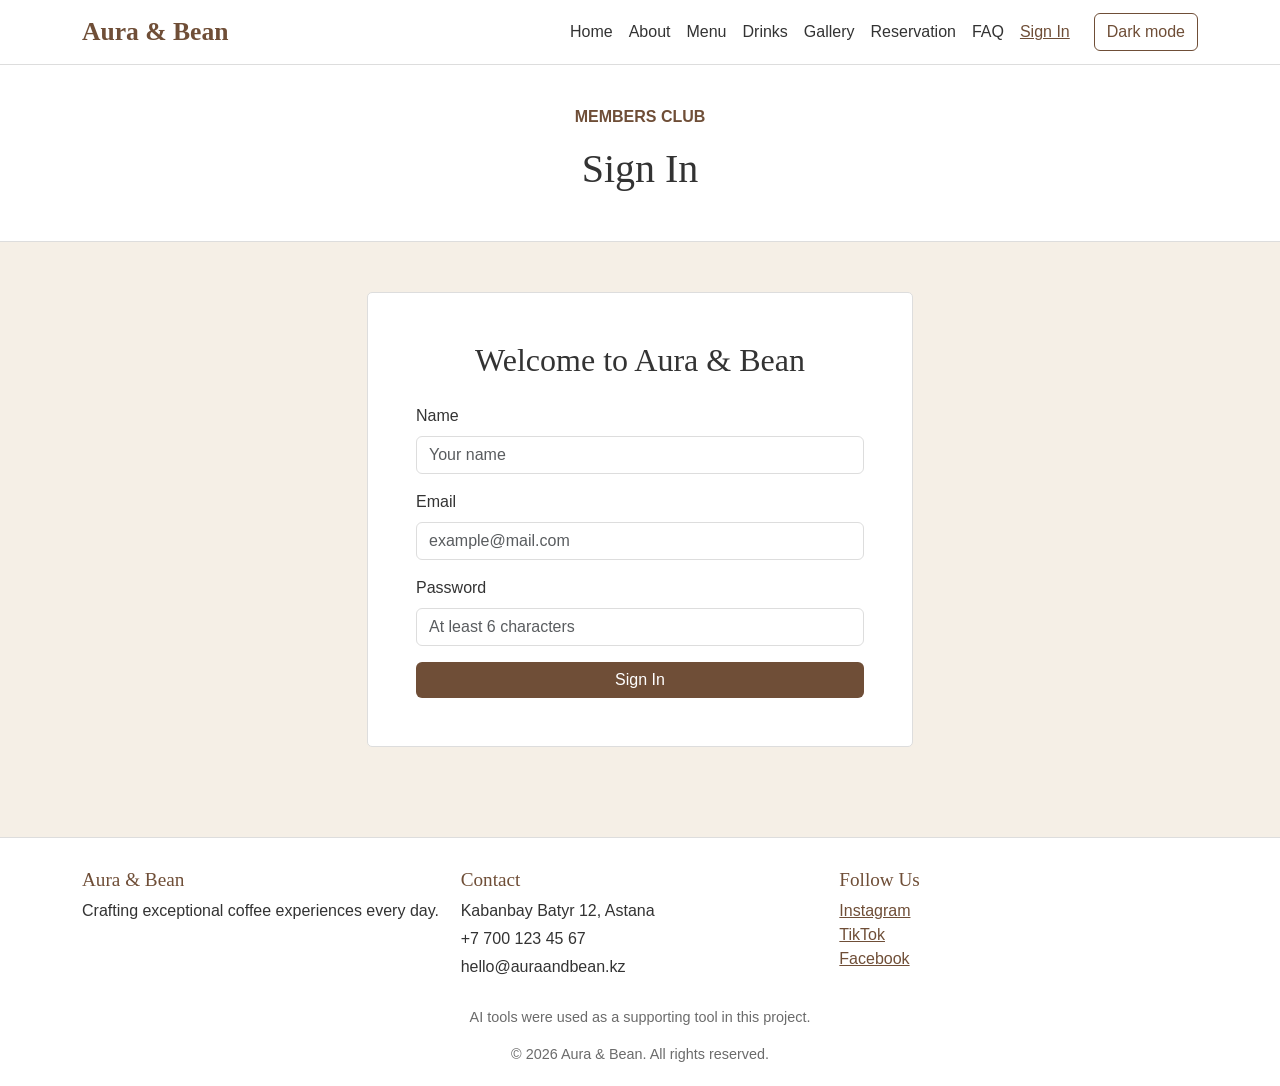
<file: signin.html>
<!DOCTYPE html>
<html lang="en">
<head>
    <meta charset="UTF-8">
    <meta name="viewport" content="width=device-width, initial-scale=1.0">
    <title>Sign In | Aura & Bean</title>
    <link href="https://cdn.jsdelivr.net/npm/bootstrap@5.3.3/dist/css/bootstrap.min.css" rel="stylesheet">
    <link rel="stylesheet" href="css/style.css">
</head>
<body>

<header class="site-header">
    <nav class="navbar navbar-expand-lg navbar-dark">
        <div class="container">
            <a class="navbar-brand logo" href="index.html">Aura & Bean</a>
            <button class="navbar-toggler" type="button" data-bs-toggle="collapse" data-bs-target="#mainNav">
                <span class="navbar-toggler-icon"></span>
            </button>
            <div class="collapse navbar-collapse" id="mainNav">
                <ul class="navbar-nav ms-auto align-items-lg-center">
                    <li class="nav-item"><a class="nav-link" href="index.html">Home</a></li>
                    <li class="nav-item"><a class="nav-link" href="about.html">About</a></li>
                    <li class="nav-item"><a class="nav-link" href="menu.html">Menu</a></li>
                    <li class="nav-item"><a class="nav-link" href="drinks.html">Drinks</a></li>
                    <li class="nav-item"><a class="nav-link" href="gallery.html">Gallery</a></li>
                    <li class="nav-item"><a class="nav-link" href="reservation.html">Reservation</a></li>
                    <li class="nav-item"><a class="nav-link" href="faq.html">FAQ</a></li>
                    <li class="nav-item"><a class="nav-link active" href="signin.html">Sign In</a></li>
                </ul>
                <button id="themeBtn" class="btn theme-btn ms-lg-3">Dark mode</button>
            </div>
        </div>
    </nav>
</header>

<main>
    <section class="page-banner">
        <div class="container text-center">
            <p class="subtitle">MEMBERS CLUB</p>
            <h1>Sign In</h1>
        </div>
    </section>

    <section class="contact-section">
        <div class="container">
            <div class="row justify-content-center">
                <div class="col-lg-6">
                    <form id="signInForm" class="signin-box p-4 p-md-5" novalidate>
                        <h2 class="text-center mb-4">Welcome to Aura & Bean</h2>

                        <div class="mb-3">
                            <label for="userName" class="form-label">Name</label>
                            <input type="text" id="userName" class="form-control" placeholder="Your name">
                        </div>

                        <div class="mb-3">
                            <label for="userEmail" class="form-label">Email</label>
                            <input type="email" id="userEmail" class="form-control" placeholder="example@mail.com">
                        </div>

                        <div class="mb-3">
                            <label for="userPassword" class="form-label">Password</label>
                            <input type="password" id="userPassword" class="form-control" placeholder="At least 6 characters">
                        </div>

                        <p id="signInError" class="error-text"></p>

                        <button type="submit" class="btn btn-custom w-100">Sign In</button>
                    </form>

                    <div id="welcomeBox" class="signin-box p-4 p-md-5 text-center">
                        <h2 class="mb-3">Hello, <span id="welcomeName"></span>!</h2>
                        <p>You are signed in as <span id="welcomeEmail"></span></p>
                        <p class="text-muted">As a member you get every 10th coffee for free.</p>
                        <button id="signOutBtn" class="btn btn-custom mt-2">Sign Out</button>
                    </div>
                </div>
            </div>
        </div>
    </section>
</main>

<footer class="site-footer">
    <div class="container">
        <div class="footer-row">
            <div class="footer-col">
                <h3>Aura & Bean</h3>
                <p>Crafting exceptional coffee experiences every day.</p>
            </div>
            <div class="footer-col">
                <h4>Contact</h4>
                <p class="mb-1">Kabanbay Batyr 12, Astana</p>
                <p class="mb-1">+7 700 123 45 67</p>
                <p class="mb-0">hello@auraandbean.kz</p>
            </div>
            <div class="footer-col">
                <h4>Follow Us</h4>
                <ul class="social-links">
                    <li><a href="https://instagram.com" target="_blank">Instagram</a></li>
                    <li><a href="https://tiktok.com" target="_blank">TikTok</a></li>
                    <li><a href="https://facebook.com" target="_blank">Facebook</a></li>
                </ul>
            </div>
        </div>
        <p class="ai-note text-center">AI tools were used as a supporting tool in this project.</p>
        <p class="copyright text-center mb-0">© 2026 Aura & Bean. All rights reserved.</p>
    </div>
</footer>

<script src="https://code.jquery.com/jquery-3.7.1.min.js"></script>
<script src="https://cdn.jsdelivr.net/npm/bootstrap@5.3.3/dist/js/bootstrap.bundle.min.js"></script>
<script src="js/theme.js"></script>
<script src="js/signin.js"></script>
</body>
</html>
</file>
<file: css/style.css>
:root {
  --bg-main: #f5efe6;
  --bg-card: #ffffff;
  --accent: #6f4e37;
  --text-main: #333333;
  --text-muted: #6b6b6b;
  --border-color: #dddddd;
}

body.dark-theme {
  --bg-main: #1e1e1e;
  --bg-card: #2b2b2b;
  --accent: #d2a679;
  --text-main: #f1f1f1;
  --text-muted: #bbbbbb;
  --border-color: #444444;
}

body {
  background-color: var(--bg-main);
  color: var(--text-main);
  font-family: Arial, sans-serif;
}

h1, h2, h3, h4 {
  font-family: Georgia, serif;
  color: var(--text-main);
}

p, label, td, th {
  color: var(--text-main);
}

.text-muted {
  color: var(--text-muted) !important;
}

.text-accent {
  color: var(--accent) !important;
}

.bg-card {
  background-color: var(--bg-card);
}

.border-color {
  border-color: var(--border-color) !important;
}

.site-header {
  background-color: var(--bg-card);
  border-bottom: 1px solid var(--border-color);
}

.navbar-brand.logo {
  font-family: Georgia, serif;
  font-size: 1.6rem;
  font-weight: bold;
  color: var(--accent);
}

.navbar-nav .nav-link {
  color: var(--text-main);
}

.navbar-nav .nav-link:hover,
.navbar-nav .nav-link.active {
  color: var(--accent);
  text-decoration: underline;
}

.navbar-toggler {
  background-color: var(--accent);
}

.theme-btn,
.api-btn {
  border: 1px solid var(--accent);
  color: var(--accent);
  background-color: var(--bg-card);
}

.theme-btn:hover,
.api-btn:hover,
.api-btn.active {
  background-color: var(--accent);
  color: #ffffff;
}

.hero-section {
  padding: 100px 0;
  background-image: url('../images/hero-coffee.jpg');
  background-size: cover;
  background-position: center;
}

.hero-section .row {
  background-color: rgba(0, 0, 0, 0.5);
  padding: 30px;
}

.hero-title {
  font-size: 2.8rem;
  color: #ffffff;
}

.hero-subtitle {
  color: #ffffff;
  font-size: 1.1rem;
}

.btn-custom {
  background-color: var(--accent);
  color: #ffffff;
  border: none;
}

.btn-custom:hover {
  background-color: #5a3d2b;
  color: #ffffff;
}

.page-banner {
  padding: 40px 0;
  background-color: var(--bg-card);
  border-bottom: 1px solid var(--border-color);
}

.page-banner .subtitle {
  color: var(--accent);
  font-weight: bold;
}

.menu-section, .features-section, .about-section, .gallery-section, .contact-section, .faq-section {
  padding: 50px 0;
}

.features-card,
.product-card,
.signin-box,
.faq-item {
  background-color: var(--bg-card);
  border: 1px solid var(--border-color);
  border-radius: 5px;
}

.features-card {
  padding: 20px;
}

.product-card {
  height: 100%;
  overflow: hidden;
}

.product-card img {
  width: 100%;
  height: 200px;
  object-fit: cover;
}

.product-content {
  padding: 15px;
}

.product-content p {
  color: var(--text-muted);
}

.price {
  font-weight: bold;
  color: var(--accent);
}

.coffee-table th {
  background-color: var(--accent);
  color: #ffffff;
}

.coffee-table td {
  background-color: var(--bg-card);
  color: var(--text-main);
}

.gallery-grid {
  display: grid;
  grid-template-columns: repeat(3, 1fr);
  gap: 15px;
}

.gallery-item {
  position: relative;
  height: 220px;
}

.gallery-item img {
  width: 100%;
  height: 100%;
  object-fit: cover;
  border-radius: 5px;
}

.gallery-caption {
  position: absolute;
  bottom: 0;
  left: 0;
  width: 100%;
  padding: 5px 10px;
  background-color: rgba(0, 0, 0, 0.5);
  color: #ffffff;
}

.form-control, .form-select {
  background-color: var(--bg-card);
  border: 1px solid var(--border-color);
  color: var(--text-main);
}

.form-control:focus, .form-select:focus {
  background-color: var(--bg-card);
  color: var(--text-main);
}

#welcomeBox {
  display: none;
}

.error-text {
  color: red;
}

.faq-item {
  margin-bottom: 10px;
}

.faq-question {
  display: flex;
  justify-content: space-between;
  align-items: center;
  padding: 15px;
  cursor: pointer;
}

.faq-question h3 {
  font-size: 1.1rem;
  margin: 0;
}

.faq-sign {
  color: var(--accent);
  font-size: 1.4rem;
}

.faq-answer {
  display: none;
  padding: 0 15px 15px 15px;
}

.faq-answer p {
  margin: 0;
}

.site-footer {
  background-color: var(--bg-card);
  border-top: 1px solid var(--border-color);
  padding: 30px 0 20px 0;
  margin-top: 40px;
}

.site-footer h3,
.site-footer h4 {
  color: var(--accent);
  font-size: 1.2rem;
}

.footer-row {
  display: flex;
  justify-content: space-between;
  gap: 20px;
  margin-bottom: 20px;
}

.footer-col {
  flex: 1;
}

.social-links {
  list-style: none;
  padding: 0;
}

.social-links a {
  color: var(--accent);
}

.ai-note,
.copyright {
  color: var(--text-muted);
  font-size: 0.9rem;
}

@media (max-width: 768px) {
  .hero-title {
    font-size: 2rem;
  }
  .gallery-grid {
    grid-template-columns: 1fr;
  }
  .footer-row {
    flex-direction: column;
    text-align: center;
  }
}
</file>
